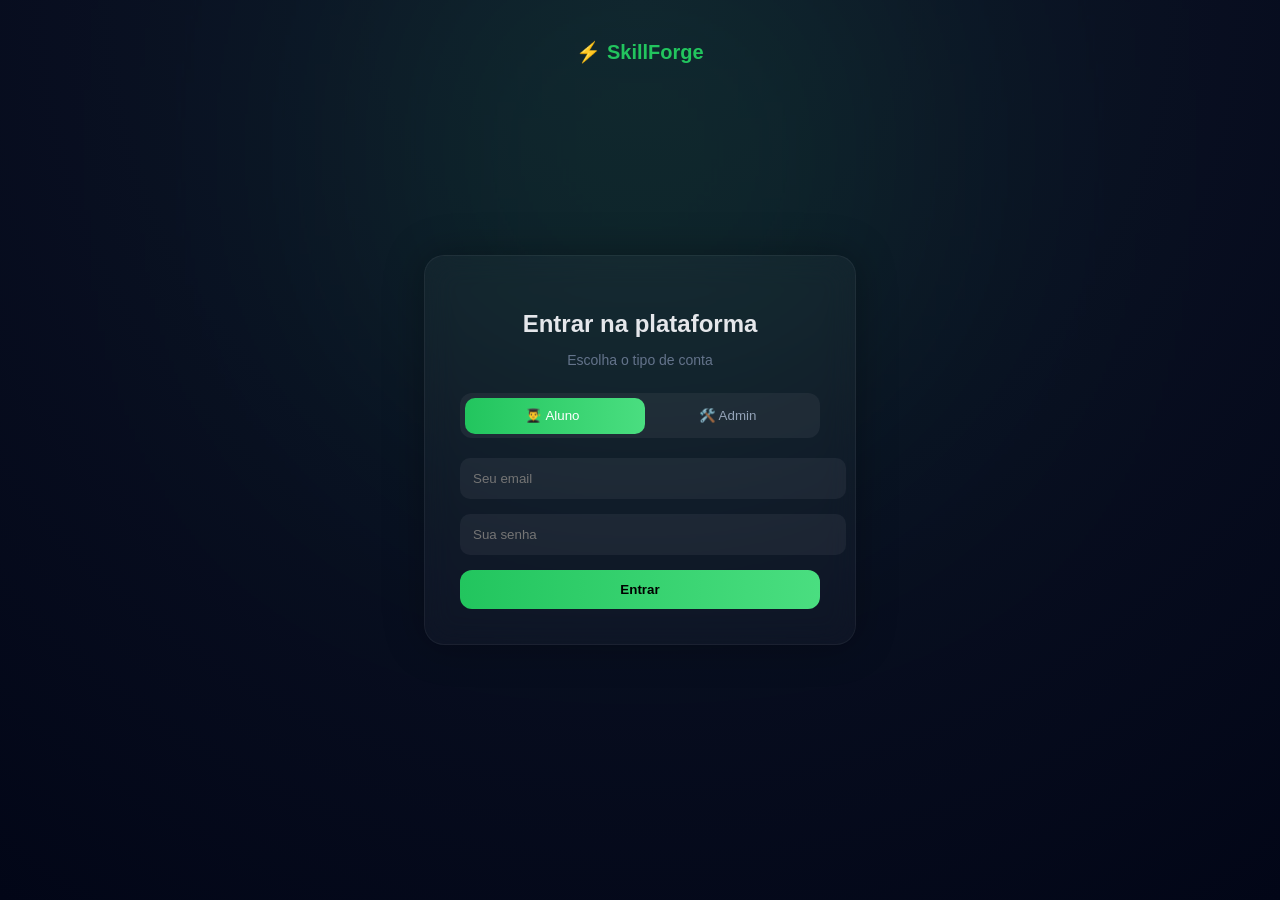
<file: index.html>
<!DOCTYPE html>
<html lang="pt-br">
<head>
  <meta charset="UTF-8">
  <title>Login - SkillForge</title>
  <link rel="stylesheet" href="css/style.css">
  <link rel="stylesheet" href="css/login.css">
</head>

<body class="login-body">

<div class="login-container">

  
  <div class="login-logo">⚡ SkillForge</div>

  
  <div class="login-box">

    <h2>Entrar na plataforma</h2>
    <p class="login-sub">Escolha o tipo de conta</p>

    
    <div class="account-type">
      <button class="type-btn active" onclick="selectType('aluno', this)">
        👨‍🎓 Aluno
      </button>

      <button class="type-btn" onclick="selectType('admin', this)">
        🛠️ Admin
      </button>
    </div>

    
    <input type="email" placeholder="Seu email">
    <input type="password" placeholder="Sua senha">

    
    <button class="login-btn" onclick="login()">Entrar</button>

  </div>

</div>

<script  src="js/login.js"></script>
</body>
</html>
</file>
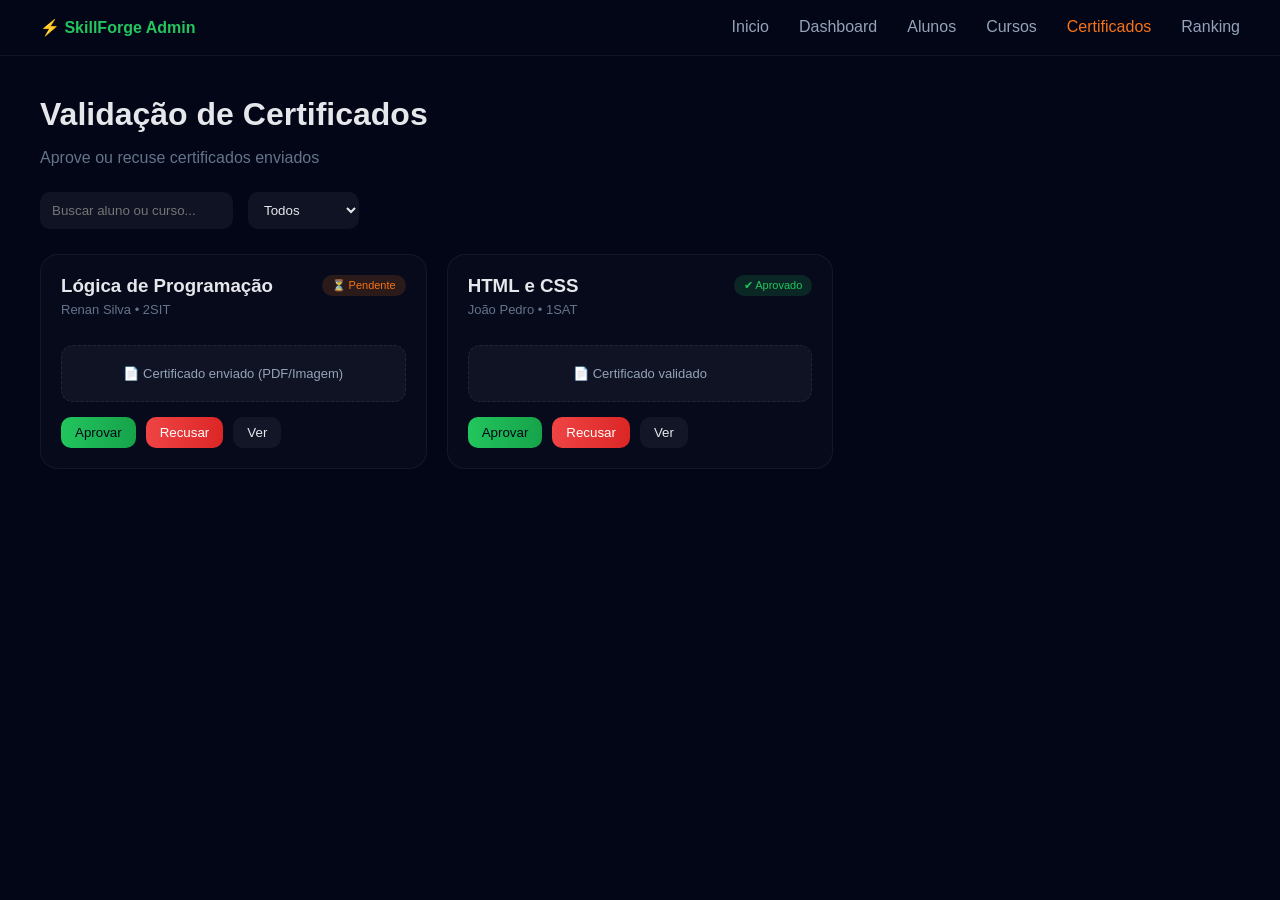
<file: admin-certificados.html>
<!DOCTYPE html>
<html lang="pt-br">
<head>
  <meta charset="UTF-8">
  <title>Certificados - Admin</title>
  <link rel="stylesheet" href="css/style.css">
  <link rel="stylesheet" href="css/admin.css">
  <link rel="stylesheet" href="css/ad-cert.css">
</head>

<body>

<div class="navbar">
  <div class="logo">⚡ SkillForge Admin</div>

  <div class="nav-links">
    <a href="admin-dashboard.html">Inicio</a>
    <a href="dash-admin.html">Dashboard</a>
    <a href="admin-alunos.html">Alunos</a>
    <a href="./admin-cursos.html">Cursos</a>
    <a class="active">Certificados</a>
    <a href="./rank-ad.html">Ranking</a>
  </div>
</div>

<div class="container">

  <div class="header">
    <h1>Validação de Certificados</h1>
    <p>Aprove ou recuse certificados enviados</p>
  </div>

 
  <div class="admin-filters">
    <input type="text" placeholder="Buscar aluno ou curso...">

    <select>
      <option>Todos</option>
      <option>Pendentes</option>
      <option>Aprovados</option>
      <option>Recusados</option>
    </select>
  </div>

 
  <div class="cert-grid">

   
    <div class="cert-card">

      <div class="top">
        <div>
          <h3>Lógica de Programação</h3>
          <p>Renan Silva • 2SIT</p>
        </div>

        <span class="badge pendente">⏳ Pendente</span>
      </div>

      <div class="cert-preview">
        📄 Certificado enviado (PDF/Imagem)
      </div>

      <div class="actions">
        <button class="btn approve" onclick="aprovarCert(this)">Aprovar</button>
<button class="btn danger" onclick="recusarCert(this)">Recusar</button>
        <button class="btn">Ver</button>
      </div>

    </div>

    
    <div class="cert-card">

      <div class="top">
        <div>
          <h3>HTML e CSS</h3>
          <p>João Pedro • 1SAT</p>
        </div>

        <span class="badge validado">✔ Aprovado</span>
      </div>

      <div class="cert-preview">
        📄 Certificado validado
      </div>

      <div class="actions">
        <button class="btn approve" onclick="aprovarCert(this)">Aprovar</button>
<button class="btn danger" onclick="recusarCert(this)">Recusar</button>
        <button class="btn">Ver</button>
      </div>

    </div>

  </div>

</div>

<script src="js/main.js"></script>
</body>
</html>
</file>
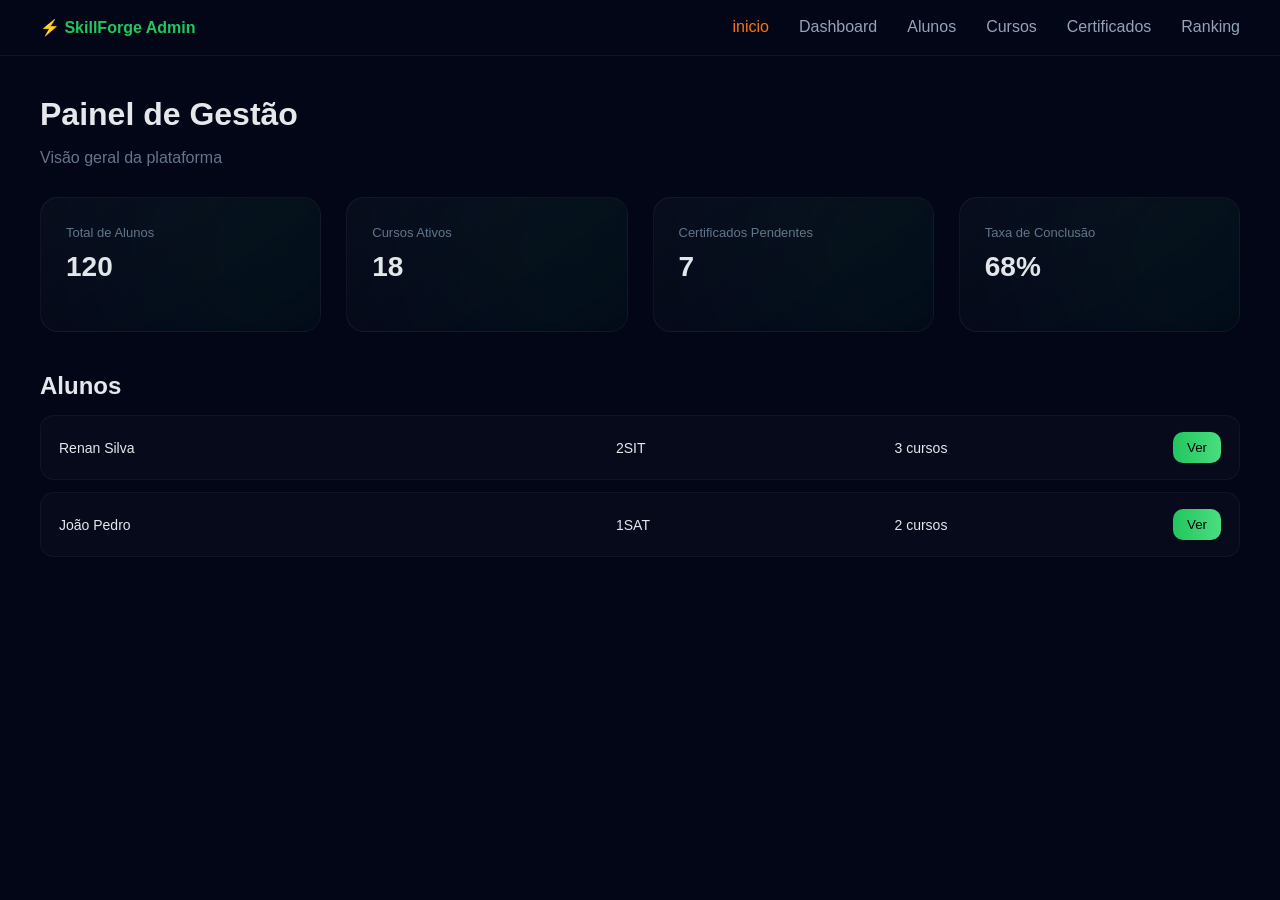
<file: admin-dashboard.html>
<!DOCTYPE html>
<html lang="pt-br">
<head>
  <meta charset="UTF-8">
  <title>Admin - SkillForge</title>
  <link rel="stylesheet" href="css/style.css">
  <link rel="stylesheet" href="css/admin.css">
  <link rel="stylesheet" href="css/dash-ad.css">
</head>

<body>


<div class="navbar">
  <div class="logo">⚡ SkillForge Admin</div>

  <div class="nav-links">
    <a class="active">inicio</a>
    <a href="./dash-admin.html">Dashboard</a>
    <a href="./admin-alunos.html">Alunos</a>
    <a href="./admin-cursos.html">Cursos</a>
    <a href="./admin-certificados.html">Certificados</a>
    <a href="./rank-ad.html">Ranking</a>
  </div>
</div>

<div class="container">

  
  <div class="header">
    <h1>Painel de Gestão</h1>
    <p>Visão geral da plataforma</p>
  </div>

  
  <div class="admin-grid">

    <div class="admin-card">
      <span>Total de Alunos</span>
      <h2>120</h2>
    </div>

    <div class="admin-card">
      <span>Cursos Ativos</span>
      <h2>18</h2>
    </div>

    <div class="admin-card">
      <span>Certificados Pendentes</span>
      <h2>7</h2>
    </div>

    <div class="admin-card">
      <span>Taxa de Conclusão</span>
      <h2>68%</h2>
    </div>

  </div>

  
  <div class="admin-section">

    <h2>Alunos</h2>

    <div class="admin-list">

      <div class="admin-item">
        <span>Renan Silva</span>
        <span>2SIT</span>
        <span>3 cursos</span>
        <a href="./admin-aluno-detalhe.html"><button class="btn">Ver</button></a>
      </div>

      <div class="admin-item">
        <span>João Pedro</span>
        <span>1SAT</span>
        <span>2 cursos</span>
        <button class="btn">Ver</button>
      </div>

    </div>

  </div>

</div>

<script src="js/main.js"></script>
</body>
</html>
</file>
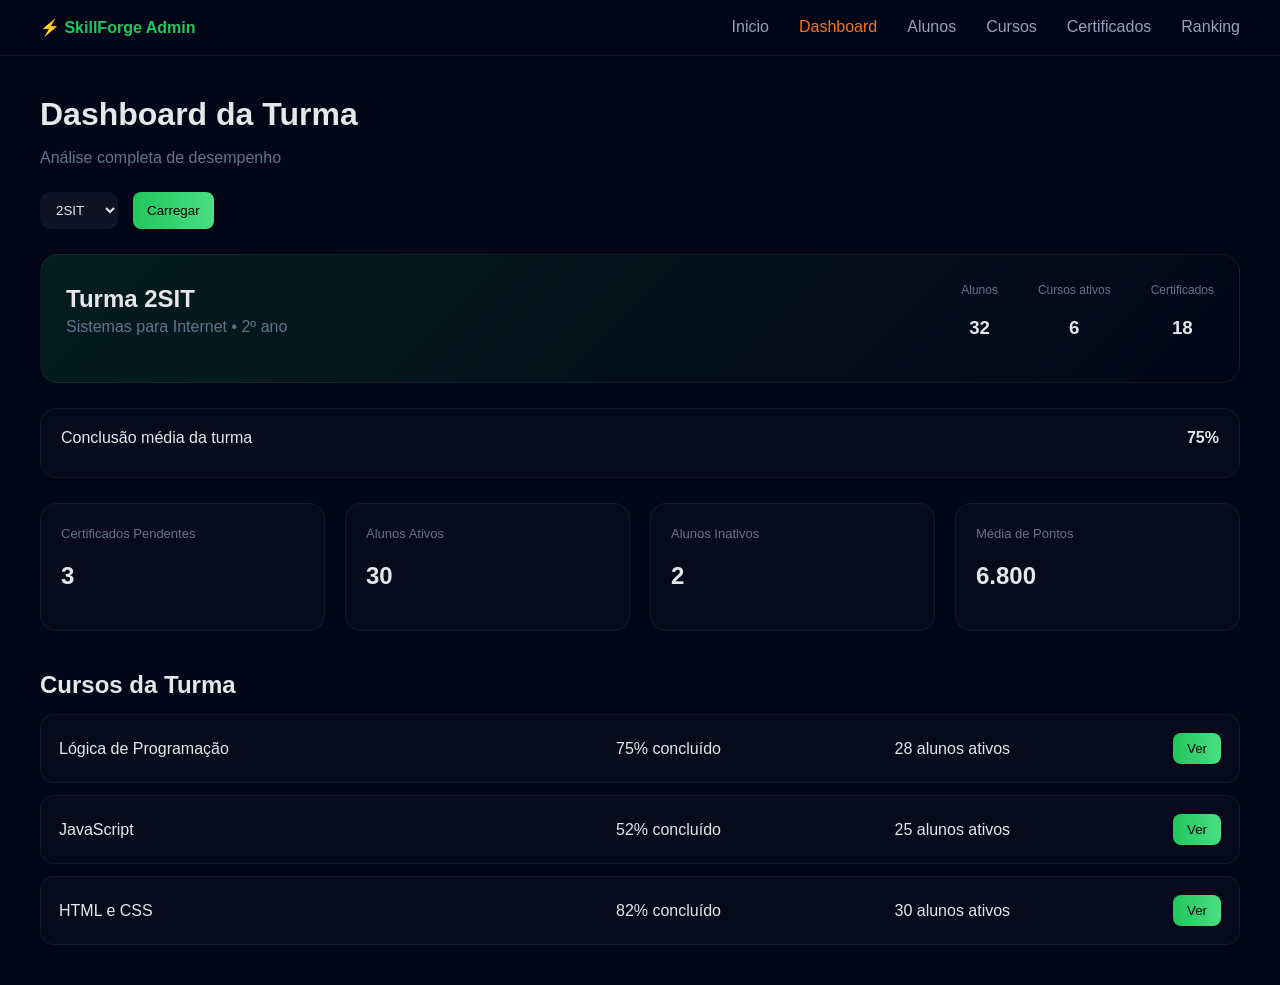
<file: dash-admin.html>
<!DOCTYPE html>
<html lang="pt-br">
<head>
  <meta charset="UTF-8">
  <title>Turma - Dashboard</title>

  <link rel="stylesheet" href="css/style.css">
  <link rel="stylesheet" href="css/admin.css">
  <link rel="stylesheet" href="css/ad-dash.css">
</head>

<body>


<div class="navbar">
  <div class="logo">⚡ SkillForge Admin</div>

  <div class="nav-links">
    <a href="admin-dashboard.html">Inicio</a>
    <a class="active">Dashboard</a>
    <a href="admin-alunos.html">Alunos</a>
    <a href="./admin-cursos.html">Cursos</a>
    <a href="./admin-certificados.html">Certificados</a>
    <a href="./rank-ad.html">Ranking</a>
  </div>
</div>

<div class="container">

  
  <div class="header">
    <h1>Dashboard da Turma</h1>
    <p>Análise completa de desempenho</p>
  </div>

  
  <div class="admin-filters">

    <select id="turmaSelect">
      <option>2SIT</option>
      <option>1SAT</option>
      <option>3SIT</option>
      <option>2SAT</option>
      <option>1SRT</option>
    </select>

    <button class="btn">Carregar</button>

  </div>

 
  <div class="turma-hero">

    <div class="left">
      <h2>Turma 2SIT</h2>
      <p>Sistemas para Internet • 2º ano</p>
    </div>

    <div class="right">
      <div>
        <span>Alunos</span>
        <h3>32</h3>
      </div>

      <div>
        <span>Cursos ativos</span>
        <h3>6</h3>
      </div>

      <div>
        <span>Certificados</span>
        <h3>18</h3>
      </div>
    </div>

  </div>

  
  <div class="admin-progress">

    <div class="progress-header">
      <span>Conclusão média da turma</span>
      <strong>75%</strong>
    </div>

    <div class="progress-bar big">
      <div class="progress-fill" style="width:75%"></div>
    </div>

  </div>

  
  <div class="admin-grid">

    <div class="admin-card">
      <span>Certificados Pendentes</span>
      <h2>3</h2>
    </div>

    <div class="admin-card">
      <span>Alunos Ativos</span>
      <h2>30</h2>
    </div>

    <div class="admin-card">
      <span>Alunos Inativos</span>
      <h2>2</h2>
    </div>

    <div class="admin-card">
      <span>Média de Pontos</span>
      <h2>6.800</h2>
    </div>

  </div>

  
  <div class="admin-section">

    <h2>Cursos da Turma</h2>

    <div class="admin-list">

      <div class="admin-item">
        <span>Lógica de Programação</span>
        <span>75% concluído</span>
        <span>28 alunos ativos</span>
        <button class="btn">Ver</button>
      </div>

      <div class="admin-item">
        <span>JavaScript</span>
        <span>52% concluído</span>
        <span>25 alunos ativos</span>
        <button class="btn">Ver</button>
      </div>

      <div class="admin-item">
        <span>HTML e CSS</span>
        <span>82% concluído</span>
        <span>30 alunos ativos</span>
        <button class="btn">Ver</button>
      </div>

    </div>

  </div>

</div>

</body>
</html>
</file>
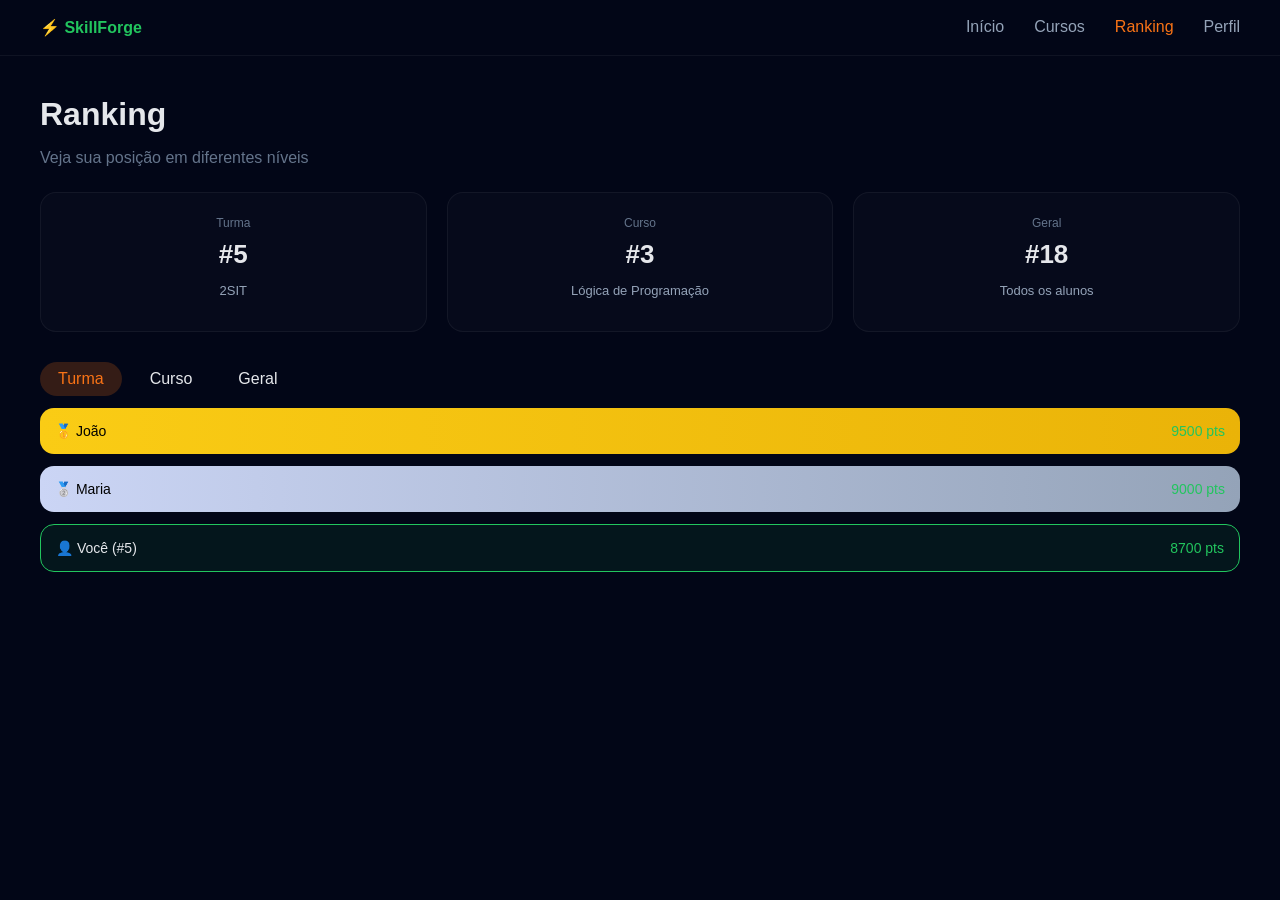
<file: rank-al.html>
<!DOCTYPE html>
<html lang="pt-br">
<head>
  <meta charset="UTF-8">
  <title>Ranking</title>

  <link rel="stylesheet" href="css/style.css">
  <link rel="stylesheet" href="css/aluno.css">
  <link rel="stylesheet" href="css/rank-al.css">
</head>

<body>


<div class="navbar">
  <div class="logo">⚡ SkillForge</div>

  <div class="nav-links">
    <a href="dashboard.html">Início</a>
    <a href="cursos.html">Cursos</a>
    <a class="active">Ranking</a>
    <a href="perfil.html">Perfil</a>
  </div>
</div>

<div class="container">

  
  <div class="header">
    <h1>Ranking</h1>
    <p>Veja sua posição em diferentes níveis</p>
  </div>

  
  <div class="ranking-summary">

    <div class="summary-card">
      <span>Turma</span>
      <h2>#5</h2>
      <p>2SIT</p>
    </div>

    <div class="summary-card">
      <span>Curso</span>
      <h2>#3</h2>
      <p>Lógica de Programação</p>
    </div>

    <div class="summary-card">
      <span>Geral</span>
      <h2>#18</h2>
      <p>Todos os alunos</p>
    </div>

  </div>

  
  <div class="tabs">
    <div class="tab active" onclick="trocarTab(event,'turma')">Turma</div>
    <div class="tab" onclick="trocarTab(event,'curso')">Curso</div>
    <div class="tab" onclick="trocarTab(event,'geral')">Geral</div>
  </div>

  <div id="turma" class="tab-content fade-in">

    <div class="ranking-item top1">
      🥇 João
      <span>9500 pts</span>
    </div>

    <div class="ranking-item top2">
      🥈 Maria
      <span>9000 pts</span>
    </div>

    <div class="ranking-item you">
      👤 Você (#5)
      <span>8700 pts</span>
    </div>

  </div>

  <div id="curso" class="tab-content hidden">

    <div class="ranking-item top1">
      🥇 Lucas
      <span>1200 pts</span>
    </div>

    <div class="ranking-item top2">
      🥈 Ana
      <span>1100 pts</span>
    </div>

    <div class="ranking-item you">
      👤 Você (#3)
      <span>1050 pts</span>
    </div>

  </div>

  <div id="geral" class="tab-content hidden">

    <div class="ranking-item top1">
      🥇 João
      <span>15000 pts</span>
    </div>

    <div class="ranking-item top2">
      🥈 Maria
      <span>14200 pts</span>
    </div>

    <div class="ranking-item you">
      👤 Você (#18)
      <span>8700 pts</span>
    </div>

  </div>

</div>

<script src="js/main.js"></script>
</body>
</html>
</file>
<file: css/style.css>
/* =========================
   GLOBAL (TODAS AS TELAS)
========================= */

body {
  margin: 0;
  font-family: Inter, sans-serif;
  background: #020617;
  color: #e5e7eb;
}

/* NAVBAR */
.navbar {
  display: flex;
  justify-content: space-between;
  padding: 18px 40px;
  border-bottom: 1px solid rgba(255,255,255,0.05);
}

.logo {
  color: #22c55e;
  font-weight: 600;
}

.nav-links {
  display: flex;
  gap: 30px;
}

.nav-links a {
  color: #94a3b8;
  text-decoration: none;
}

.nav-links a.active {
  color: #f97316;
}

/* CONTAINER */
.container {
  padding: 40px;
}

/* HEADER */
.header h1 {
  margin: 0;
}

.header p {
  color: #64748b;
}

/* BOTÕES */
.btn {
  background: linear-gradient(90deg, #22c55e, #4ade80);
  border: none;
  padding: 8px 14px;
  border-radius: 8px;
  cursor: pointer;
  transition: 0.2s;
}

.btn:hover {
  transform: scale(1.05);
}

.btn.danger {
  background: #ef4444;
}

/* BADGES */
.badge {
  font-size: 11px;
  padding: 4px 10px;
  border-radius: 20px;
}

.andamento {
  background: rgba(34,197,94,0.15);
  color: #22c55e;
}

.validado {
  background: rgba(34,197,94,0.15);
  color: #22c55e;
}

.pendente {
  background: rgba(249,115,22,0.15);
  color: #f97316;
}

/* ANIMAÇÃO */
.fade-in {
  animation: fadeIn 0.4s ease;
}

@keyframes fadeIn {
  from {
    opacity: 0;
    transform: translateY(10px);
  }
  to {
    opacity: 1;
    transform: translateY(0);
  }
}

.hidden {
  display: none;
}
</file>
<file: css/login.css>
/* =========================
   LOGIN - LEVEL PROFISSIONAL
========================= */

.login-body {
  margin: 0;
  font-family: Inter, sans-serif;
  background: radial-gradient(circle at top, #0f172a, #020617);
  color: #e5e7eb;
}

/* CONTAINER */
.login-container {
  height: 100vh;
  display: flex;
  align-items: center;
  justify-content: center;
  position: relative;
}

/* EFEITO DE FUNDO (GLOW) */
.login-container::before {
  content: "";
  position: absolute;
  width: 500px;
  height: 500px;
  background: #22c55e;
  filter: blur(150px);
  opacity: 0.15;
  top: -100px;
}

/* LOGO */
.login-logo {
  position: absolute;
  top: 40px;
  font-size: 20px;
  font-weight: 600;
  color: #22c55e;
}

/* CARD */
.login-box {
  width: 360px;
  padding: 35px;
  border-radius: 20px;
  background: rgba(255,255,255,0.03);
  border: 1px solid rgba(255,255,255,0.05);
  backdrop-filter: blur(15px);
  text-align: center;
  animation: fadeIn 0.5s ease;
  box-shadow: 0 0 40px rgba(0,0,0,0.3);
}

/* TITULO */
.login-box h2 {
  margin-bottom: 5px;
}

.login-sub {
  color: #64748b;
  font-size: 14px;
  margin-bottom: 25px;
}

/* =========================
   TOGGLE (ALUNO / ADMIN)
========================= */

.account-type {
  display: flex;
  background: rgba(255,255,255,0.05);
  border-radius: 12px;
  padding: 5px;
  margin-bottom: 20px;
  position: relative;
}

/* BOTÕES */
.type-btn {
  flex: 1;
  padding: 10px;
  border: none;
  background: transparent;
  color: #94a3b8;
  cursor: pointer;
  border-radius: 10px;
  transition: 0.3s;
  z-index: 2;
}

/* HOVER */
.type-btn:hover {
  color: white;
}

/* ATIVO */
.type-btn.active {
  color: white;
  font-weight: 500;
}

/* FUNDO ANIMADO */
.account-type::before {
  content: "";
  position: absolute;
  width: 50%;
  height: 80%;
  background: linear-gradient(90deg, #22c55e, #4ade80);
  border-radius: 10px;
  top: 50%;
  transform: translateY(-50%);
  left: 5px;
  transition: 0.3s;
}

/* QUANDO ADMIN */
.account-type.admin::before {
  left: 50%;
}

/* =========================
   INPUTS
========================= */

.login-box input {
  width: 100%;
  padding: 12px;
  margin-bottom: 15px;
  border-radius: 10px;
  border: 1px solid transparent;
  outline: none;
  background: rgba(255,255,255,0.05);
  color: #e5e7eb;
  transition: 0.25s;
}

/* FOCUS */
.login-box input:focus {
  border: 1px solid #22c55e;
  background: rgba(255,255,255,0.08);
  box-shadow: 0 0 0 2px rgba(34,197,94,0.2);
}

/* =========================
   BOTÃO LOGIN
========================= */

.login-btn {
  width: 100%;
  padding: 12px;
  border-radius: 12px;
  border: none;
  background: linear-gradient(90deg, #22c55e, #4ade80);
  color: black;
  font-weight: 600;
  cursor: pointer;
  transition: 0.3s;
}

/* HOVER */
.login-btn:hover {
  transform: translateY(-2px);
  box-shadow: 0 10px 20px rgba(34,197,94,0.3);
}

/* CLICK */
.login-btn:active {
  transform: scale(0.98);
}

/* ANIMAÇÃO */
@keyframes fadeIn {
  from {
    opacity: 0;
    transform: translateY(15px);
  }
  to {
    opacity: 1;
    transform: translateY(0);
  }
}
</file>
<file: css/admin.css>
/* =========================
   ADMIN GERAL
========================= */

/* DASHBOARD */
.admin-grid {
  display: grid;
  grid-template-columns: repeat(auto-fit, minmax(220px, 1fr));
  gap: 20px;
}

/* FILTROS */
.admin-filters {
  display: flex;
  gap: 15px;
}

/* TABELA */
.table-row {
  display: grid;
  grid-template-columns: 2fr 1fr 1fr 2fr 1fr auto;
}

/* DETALHE ALUNO */
.admin-student-hero {
  display: flex;
  justify-content: space-between;
}

/* CURSOS ADMIN */
.course-admin-card {
  border-radius: 16px;
}

/* CERTIFICADOS */
.cert-card {
  padding: 18px;
}
</file>
<file: css/ad-cert.css>
/* =========================
   FILTROS (CERTIFICADOS)
========================= */
.admin-filters {
  display: flex;
  gap: 15px;
  margin-top: 25px;
  flex-wrap: wrap;
}

.admin-filters input,
.admin-filters select {
  padding: 10px 12px;
  border-radius: 10px;
  border: none;
  outline: none;
  background: rgba(255,255,255,0.05);
  color: #e5e7eb;
  transition: 0.2s;
}

.admin-filters input:focus,
.admin-filters select:focus {
  border: 1px solid #22c55e;
  background: rgba(255,255,255,0.08);
}

/* =========================
   GRID DE CERTIFICADOS
========================= */
.cert-grid {
  display: grid;
  grid-template-columns: repeat(auto-fill, minmax(320px, 1fr));
  gap: 20px;
  margin-top: 25px;
}

/* =========================
   CARD CERTIFICADO
========================= */
.cert-card {
  padding: 20px;
  border-radius: 18px;
  background: rgba(255,255,255,0.02);
  border: 1px solid rgba(255,255,255,0.05);
  transition: 0.3s;
  position: relative;
}

.cert-card:hover {
  transform: translateY(-6px);
  border: 1px solid rgba(34,197,94,0.3);
  box-shadow: 0 10px 25px rgba(0,0,0,0.3);
}

/* =========================
   TOPO DO CARD
========================= */
.cert-card .top {
  display: flex;
  justify-content: space-between;
  align-items: flex-start;
}

.cert-card h3 {
  margin: 0;
}

.cert-card p {
  font-size: 13px;
  color: #64748b;
  margin-top: 5px;
}

/* =========================
   PREVIEW
========================= */
.cert-preview {
  margin-top: 15px;
  padding: 20px;
  border-radius: 12px;
  background: rgba(255,255,255,0.04);
  text-align: center;
  font-size: 13px;
  color: #94a3b8;
  border: 1px dashed rgba(255,255,255,0.08);
}

/* =========================
   AÇÕES
========================= */
.cert-card .actions {
  display: flex;
  gap: 10px;
  margin-top: 15px;
}

/* =========================
   BOTÕES
========================= */
.btn {
  background: linear-gradient(90deg, #22c55e, #4ade80);
  border: none;
  padding: 8px 14px;
  border-radius: 10px;
  cursor: pointer;
  transition: 0.2s;
  color: #020617;
  font-weight: 500;
}

.btn:hover {
  transform: scale(1.05);
}

/* BOTÃO APROVAR */
.btn.approve {
  background: linear-gradient(90deg, #22c55e, #16a34a);
}

/* BOTÃO RECUSAR */
.btn.danger {
  background: linear-gradient(90deg, #ef4444, #dc2626);
  color: white;
}

/* BOTÃO NEUTRO */
.btn:not(.approve):not(.danger) {
  background: rgba(255,255,255,0.05);
  color: #e5e7eb;
}

.btn:not(.approve):not(.danger):hover {
  background: rgba(255,255,255,0.1);
}

/* =========================
   BADGES
========================= */
.badge {
  font-size: 11px;
  padding: 4px 10px;
  border-radius: 20px;
  white-space: nowrap;
}

/* STATUS */
.pendente {
  background: rgba(249,115,22,0.15);
  color: #f97316;
}

.validado {
  background: rgba(34,197,94,0.15);
  color: #22c55e;
}

/* =========================
   RESPONSIVO
========================= */
@media (max-width: 600px) {
  .cert-grid {
    grid-template-columns: 1fr;
  }

  .cert-card .actions {
    flex-direction: column;
  }

  .btn {
    width: 100%;
  }
}
</file>
<file: css/dash-ad.css>
/* =========================
   GRID DE CARDS
========================= */
.admin-grid {
  display: grid;
  grid-template-columns: repeat(auto-fit, minmax(220px, 1fr));
  gap: 25px;
  margin-top: 30px;
}

/* =========================
   CARD PRINCIPAL
========================= */
.admin-card {
  padding: 25px;
  border-radius: 18px;

  background: linear-gradient(145deg, rgba(255,255,255,0.03), rgba(2,6,23,0.8));
  border: 1px solid rgba(255,255,255,0.05);

  position: relative;
  overflow: hidden;

  transition: 0.3s;
}

/* glow suave */
.admin-card::before {
  content: "";
  position: absolute;
  width: 200px;
  height: 200px;
  background: #22c55e;
  filter: blur(100px);
  opacity: 0.1;
  top: -50px;
  right: -50px;
}

/* hover */
.admin-card:hover {
  transform: translateY(-6px) scale(1.02);
  border: 1px solid rgba(34,197,94,0.3);
  box-shadow: 0 15px 40px rgba(0,0,0,0.5);
}

/* texto pequeno */
.admin-card span {
  font-size: 13px;
  color: #64748b;
}

/* número */
.admin-card h2 {
  margin-top: 10px;
  font-size: 28px;
  font-weight: 600;
}

/* =========================
   SEÇÃO
========================= */
.admin-section {
  margin-top: 40px;
}

/* título */
.admin-section h2 {
  margin-bottom: 15px;
}

/* =========================
   LISTA DE ALUNOS
========================= */
.admin-list {
  display: flex;
  flex-direction: column;
  gap: 12px;
}

/* ITEM */
.admin-item {
  display: grid;
  grid-template-columns: 2fr 1fr 1fr auto;
  align-items: center;

  padding: 16px 18px;
  border-radius: 14px;

  background: rgba(255,255,255,0.02);
  border: 1px solid rgba(255,255,255,0.04);

  transition: 0.25s;
}

/* hover */
.admin-item:hover {
  transform: translateY(-4px);
  border: 1px solid rgba(34,197,94,0.3);
  box-shadow: 0 10px 25px rgba(0,0,0,0.4);
}

/* texto */
.admin-item span {
  font-size: 14px;
}

/* destaque nome */
.admin-item span:first-child {
  font-weight: 500;
}

/* =========================
   BOTÃO
========================= */
.btn {
  background: linear-gradient(90deg, #22c55e, #4ade80);
  border: none;
  padding: 8px 14px;
  border-radius: 10px;
  cursor: pointer;
  transition: 0.2s;
  font-weight: 500;
}

/* hover botão */
.btn:hover {
  transform: scale(1.05);
}

/* =========================
   RESPONSIVO
========================= */
@media (max-width: 700px) {
  .admin-item {
    grid-template-columns: 1fr;
    gap: 8px;
  }
}
</file>
<file: css/ad-dash.css>
/* =========================
   HERO DA TURMA
========================= */
.turma-hero {
  display: flex;
  justify-content: space-between;
  align-items: center;
  margin-top: 25px;
  padding: 25px;
  border-radius: 18px;
  background: linear-gradient(135deg, rgba(34,197,94,0.12), rgba(2,6,23,0.9));
  border: 1px solid rgba(255,255,255,0.05);
}

.turma-hero .left h2 {
  margin: 0;
}

.turma-hero .left p {
  color: #64748b;
  margin-top: 5px;
}

.turma-hero .right {
  display: flex;
  gap: 40px;
}

.turma-hero .right div {
  text-align: center;
}

.turma-hero span {
  font-size: 12px;
  color: #64748b;
}

/* =========================
   PROGRESSO
========================= */
.admin-progress {
  margin-top: 25px;
  padding: 20px;
  border-radius: 16px;
  background: rgba(255,255,255,0.02);
  border: 1px solid rgba(255,255,255,0.05);
}

.progress-header {
  display: flex;
  justify-content: space-between;
  margin-bottom: 10px;
}

/* =========================
   GRID DE INFO
========================= */
.admin-grid {
  margin-top: 25px;
  display: grid;
  grid-template-columns: repeat(auto-fit, minmax(200px, 1fr));
  gap: 20px;
}

.admin-card {
  padding: 20px;
  border-radius: 16px;
  background: rgba(255,255,255,0.02);
  border: 1px solid rgba(255,255,255,0.05);
  transition: 0.3s;
}

.admin-card:hover {
  transform: translateY(-4px);
  border: 1px solid rgba(34,197,94,0.3);
}

.admin-card span {
  font-size: 13px;
  color: #64748b;
}

/* =========================
   SEÇÃO CURSOS
========================= */
.admin-section {
  margin-top: 40px;
}

.admin-section h2 {
  margin-bottom: 10px;
}

/* LISTA */
.admin-list {
  display: flex;
  flex-direction: column;
  gap: 12px;
  margin-top: 15px;
}

/* ITEM CURSO */
.admin-item {
  display: grid;
  grid-template-columns: 2fr 1fr 1fr auto;
  align-items: center;
  padding: 18px;
  border-radius: 14px;
  background: rgba(255,255,255,0.02);
  border: 1px solid rgba(255,255,255,0.05);
  transition: 0.25s;
}

.admin-item:hover {
  transform: translateY(-3px);
  border: 1px solid rgba(34,197,94,0.3);
}

/* =========================
   BOTÃO FULL
========================= */
.btn.full {
  width: 100%;
  margin-top: 15px;
}

/* =========================
   FILTRO TURMA
========================= */
.admin-filters {
  display: flex;
  gap: 15px;
  margin-top: 25px;
  flex-wrap: wrap;
}

.admin-filters select {
  padding: 10px 12px;
  border-radius: 10px;
  border: none;
  outline: none;
  background: rgba(255,255,255,0.05);
  color: #e5e7eb;
}

.admin-filters select:focus {
  border: 1px solid #22c55e;
  background: rgba(255,255,255,0.08);
}

/* =========================
   RESPONSIVO
========================= */
@media (max-width: 768px) {

  .turma-hero {
    flex-direction: column;
    gap: 20px;
    align-items: flex-start;
  }

  .turma-hero .right {
    width: 100%;
    justify-content: space-between;
  }

  .admin-item {
    grid-template-columns: 1fr;
    gap: 10px;
  }

  .admin-item button {
    width: 100%;
  }

}
</file>
<file: css/aluno.css>
/* =========================
   ALUNO
========================= */

/* GRID DASHBOARD */
.top-grid {
  display: grid;
  grid-template-columns: 2fr 1fr;
  gap: 20px;
  margin-top: 30px;
}

/* CARDS */
.big-card, .side-card {
  background: rgba(255,255,255,0.02);
  padding: 25px;
  border-radius: 16px;
  border: 1px solid rgba(255,255,255,0.05);
}

/* PROGRESS */
.progress-bar {
  height: 12px;
  background: rgba(255,255,255,0.05);
  border-radius: 20px;
  margin-top: 15px;
}

.progress-fill {
  height: 100%;
  background: linear-gradient(90deg, #22c55e, #4ade80);
}

/* TABS */
.tabs {
  display: flex;
  gap: 10px;
  margin-top: 30px;
}

.tab {
  padding: 8px 18px;
  border-radius: 20px;
  cursor: pointer;
}

.tab.active {
  background: rgba(249,115,22,0.2);
  color: #f97316;
}

/* CURSOS */
.course {
  display: flex;
  justify-content: space-between;
  padding: 15px;
  margin-top: 15px;
}

/* PROFILE */
.profile-hero {
  display: flex;
  justify-content: space-between;
  padding: 25px;
  border-radius: 18px;
  background: linear-gradient(135deg, rgba(34,197,94,0.1), rgba(2,6,23,0.8));
}
</file>
<file: css/rank-al.css>
/* =========================
   RESUMO DO RANKING
========================= */

.ranking-summary {
  display: grid;
  grid-template-columns: repeat(auto-fit, minmax(220px, 1fr));
  gap: 20px;
  margin-top: 25px;
}

.summary-card {
  background: rgba(255,255,255,0.02);
  padding: 20px;
  border-radius: 16px;
  border: 1px solid rgba(255,255,255,0.05);
  transition: 0.3s;
  text-align: center;
}

.summary-card:hover {
  transform: translateY(-5px);
  border: 1px solid rgba(34,197,94,0.3);
}

.summary-card span {
  font-size: 12px;
  color: #64748b;
}

.summary-card h2 {
  margin: 8px 0;
  font-size: 26px;
}

.summary-card p {
  font-size: 13px;
  color: #94a3b8;
}

/* =========================
   LISTA DE RANKING
========================= */

.ranking-item {
  display: flex;
  justify-content: space-between;
  align-items: center;

  padding: 15px;
  margin-top: 12px;

  border-radius: 14px;
  background: rgba(255,255,255,0.02);

  transition: 0.25s;
  font-size: 14px;
}

.ranking-item:hover {
  transform: translateY(-4px);
}

/* TEXTO DIREITA */
.ranking-item span {
  color: #22c55e;
  font-weight: 500;
}

/* =========================
   TOP 3 (DESTAQUE)
========================= */

.top1 {
  background: linear-gradient(90deg, #facc15, #eab308);
  color: #000;
}

.top2 {
  background: linear-gradient(90deg, #cbd5f5, #94a3b8);
  color: #000;
}

.top3 {
  background: linear-gradient(90deg, #fdba74, #f97316);
  color: #000;
}

/* =========================
   USUÁRIO (VOCÊ)
========================= */

.you {
  border: 1px solid #22c55e;
  background: rgba(34,197,94,0.08);
}

/* =========================
   TABS (caso não esteja estilizado)
========================= */

.tabs {
  display: flex;
  gap: 10px;
  margin-top: 30px;
}

.tab {
  padding: 8px 18px;
  border-radius: 20px;
  cursor: pointer;
  transition: 0.2s;
}

.tab:hover {
  background: rgba(255,255,255,0.05);
}

.tab.active {
  background: rgba(249,115,22,0.2);
  color: #f97316;
}

/* =========================
   RESPONSIVO
========================= */

@media (max-width: 768px) {

  .ranking-summary {
    grid-template-columns: 1fr;
  }

}
</file>
